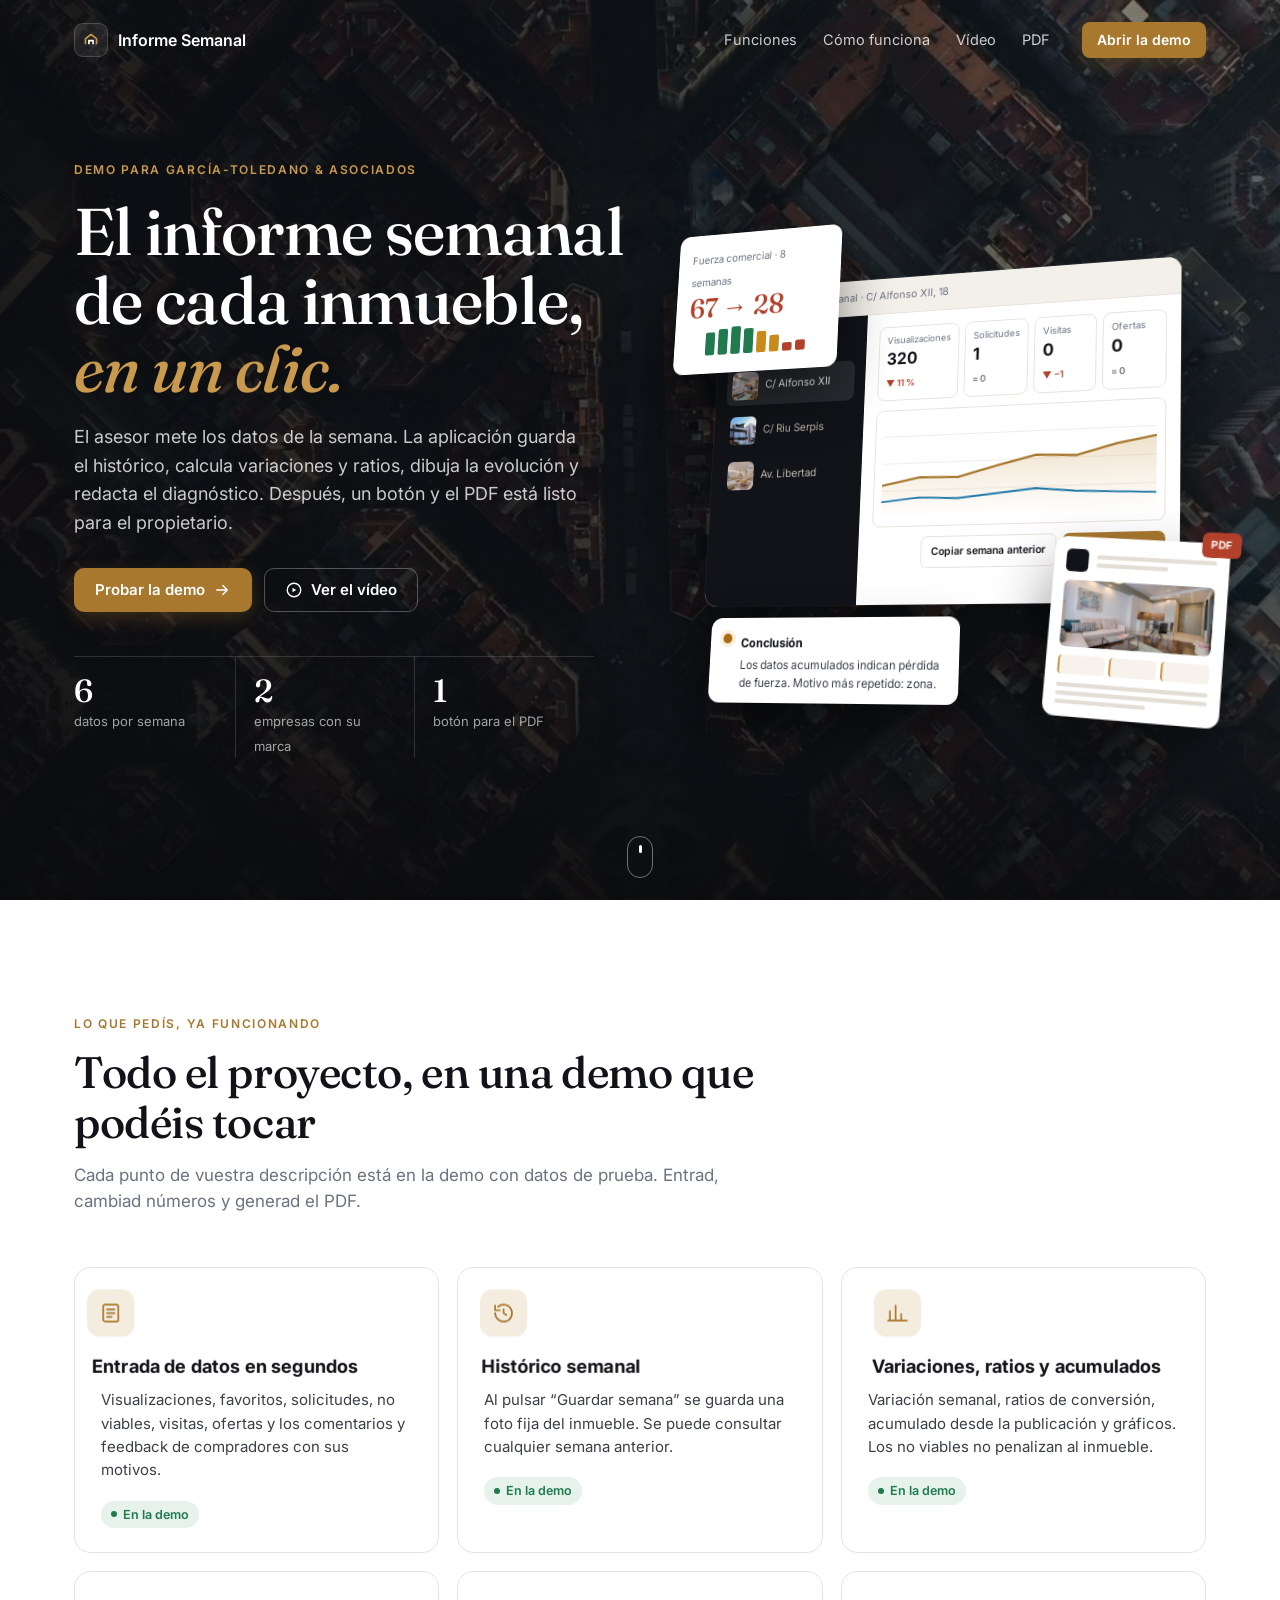
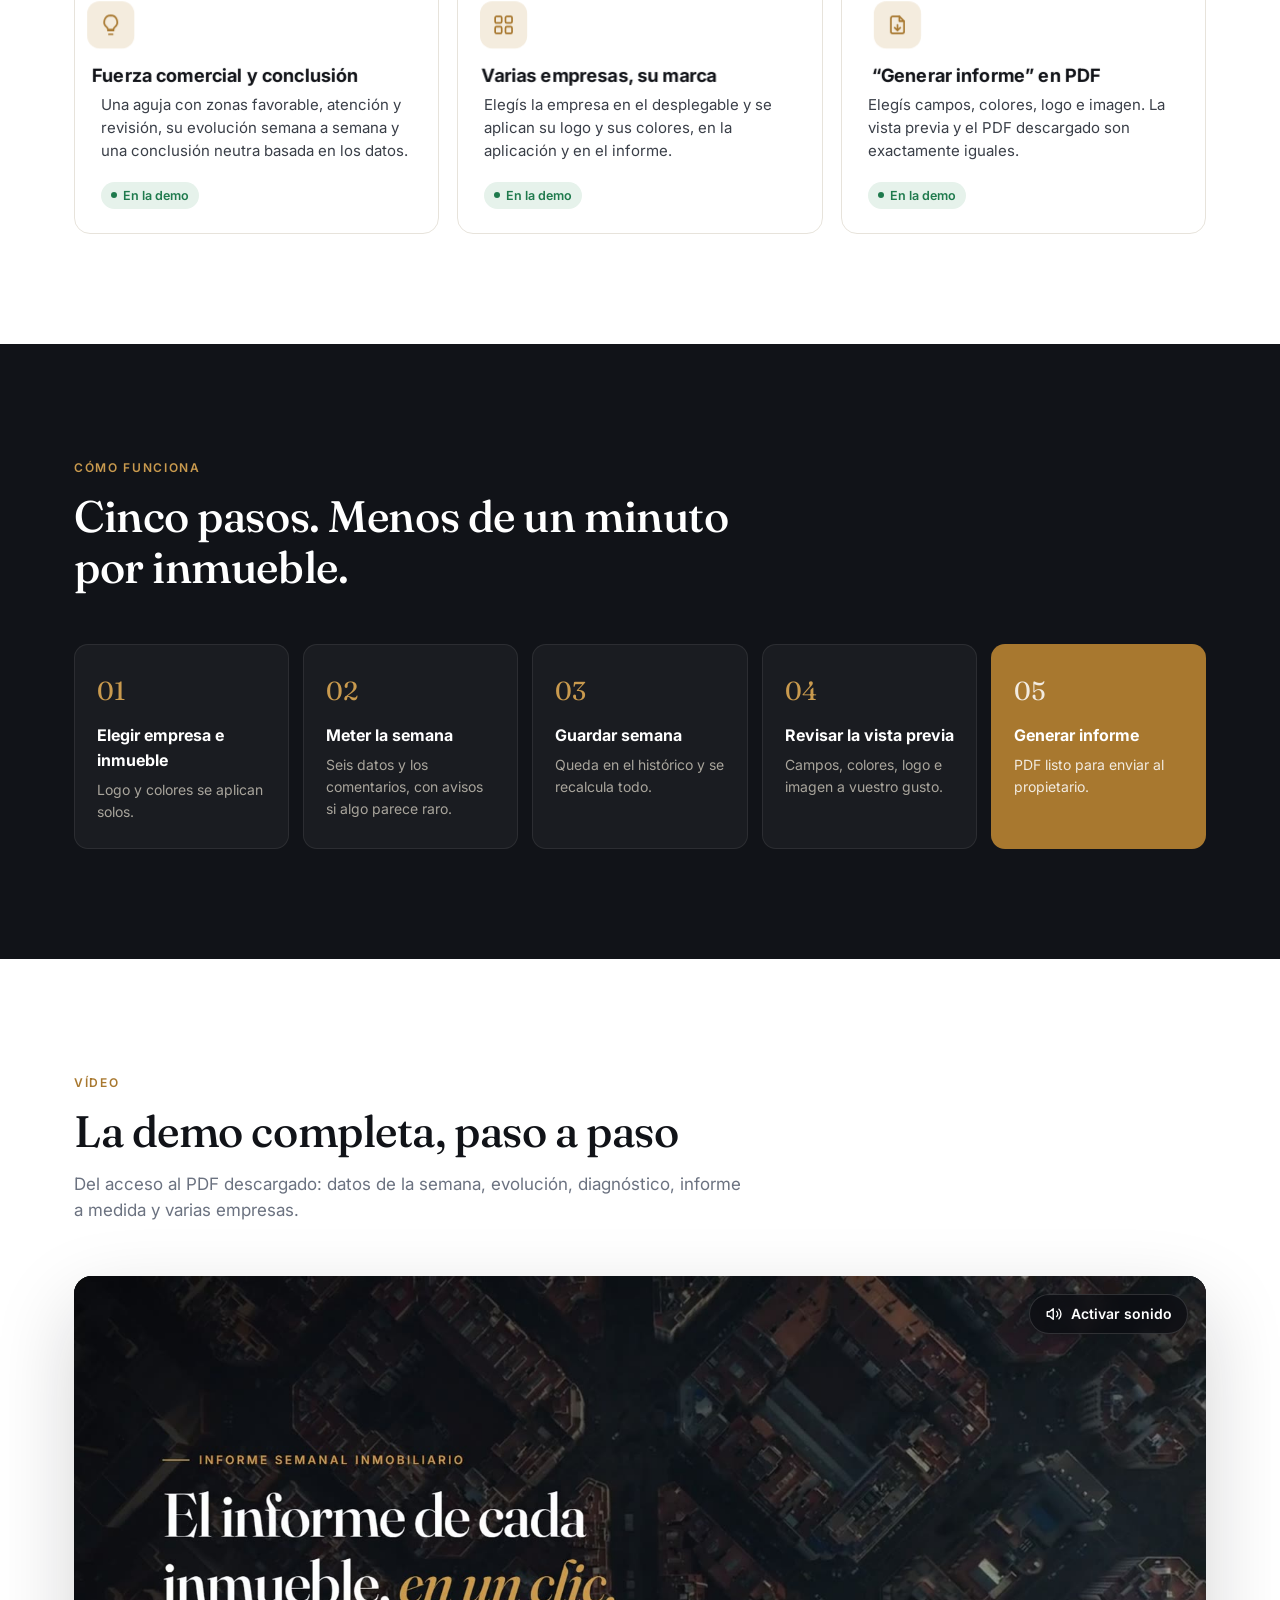
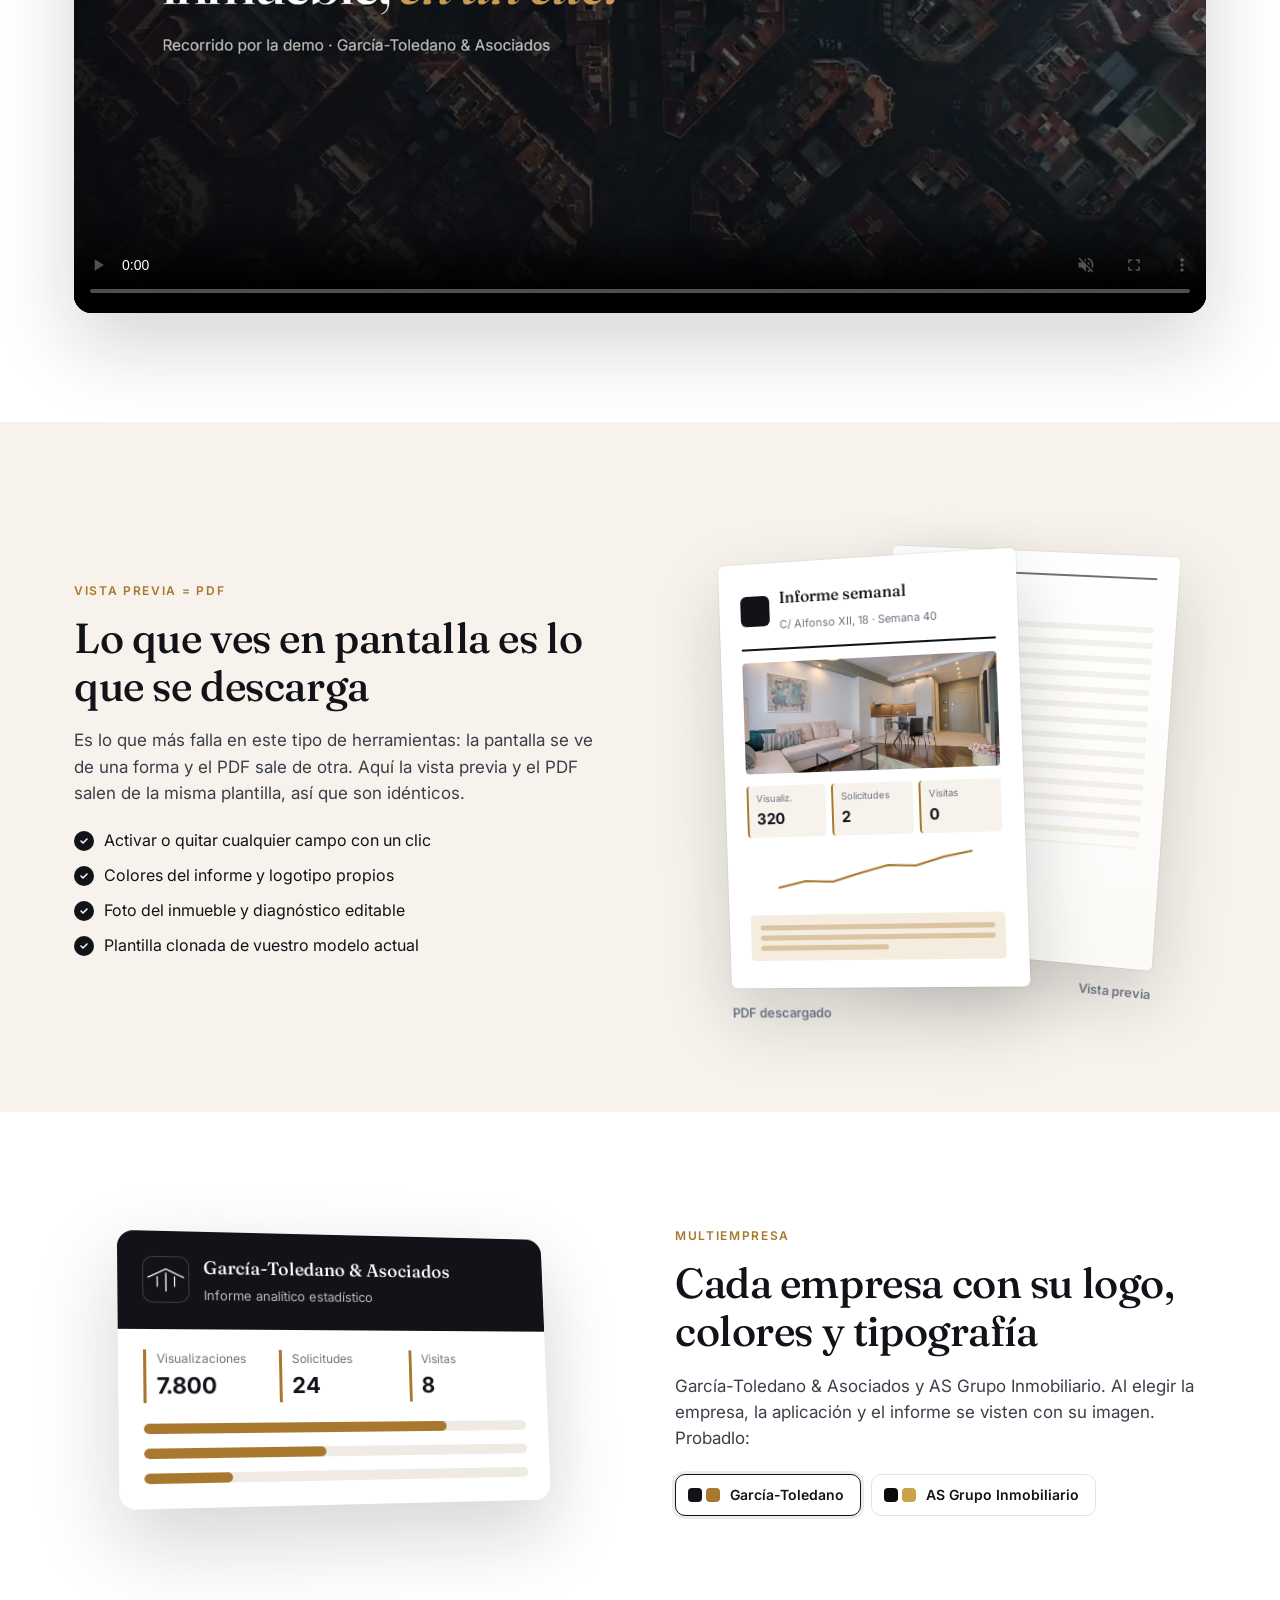
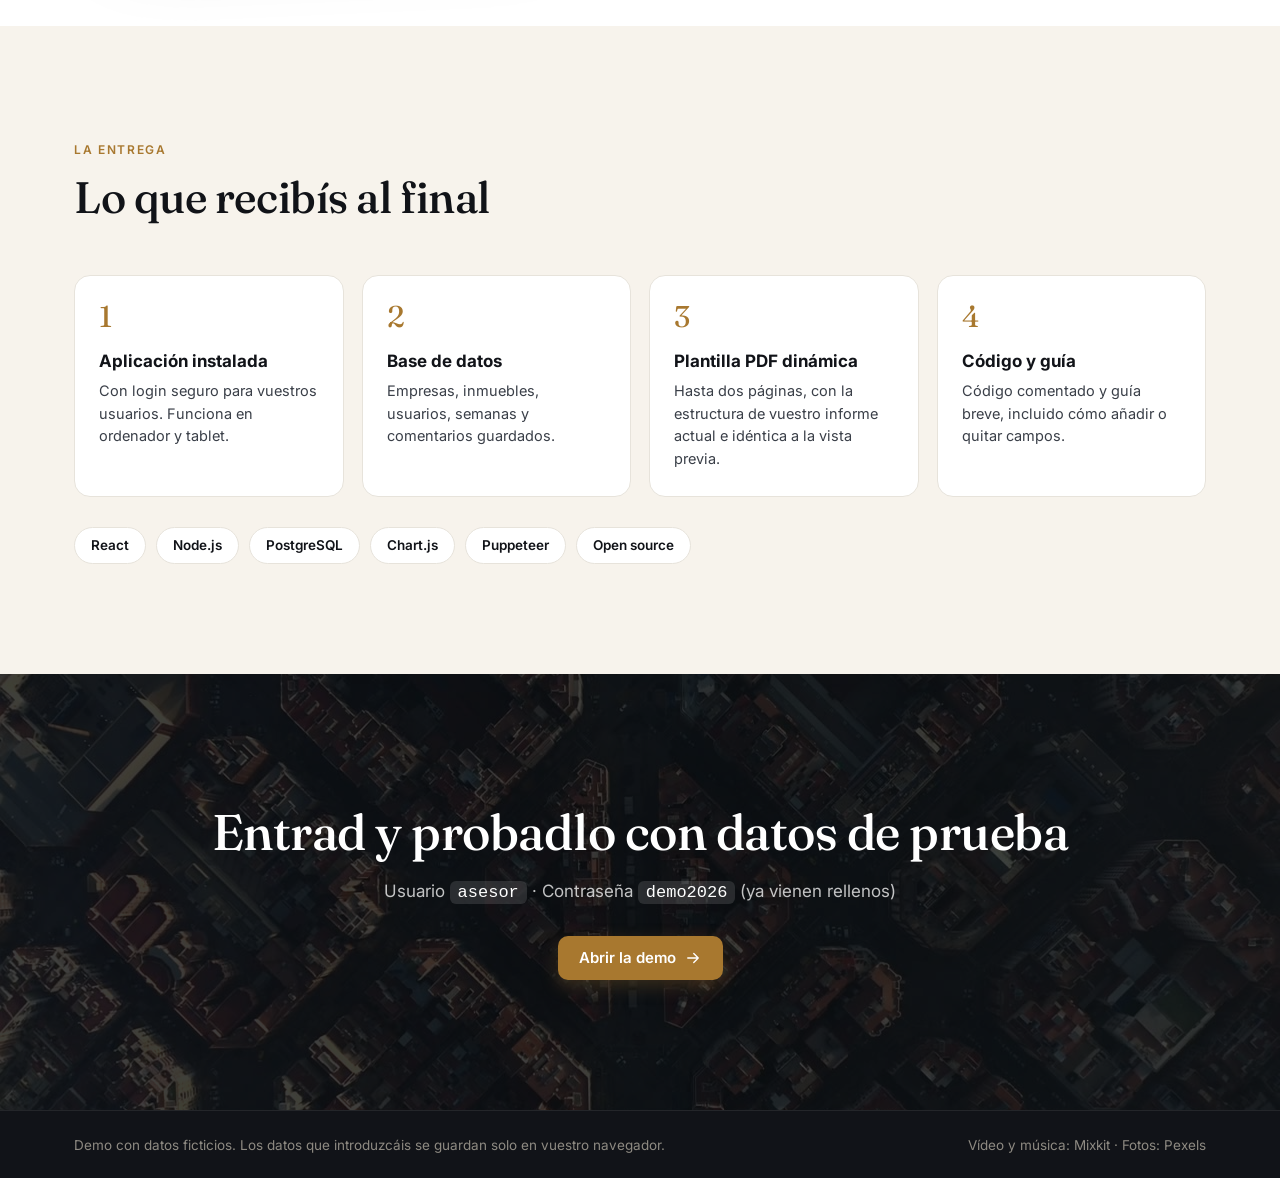
<file: index.html>
<!doctype html>
<html lang="es">
<head>
<meta charset="utf-8">
<meta name="viewport" content="width=device-width, initial-scale=1">
<meta name="robots" content="noindex, nofollow">
<title>Informe Semanal Inmobiliario · Demo</title>
<meta name="description" content="Demo: registra los indicadores semanales de cada inmueble, mira su evolución y genera el informe PDF para el propietario con un solo botón.">
<link rel="icon" href="data:image/svg+xml,%3Csvg xmlns='http://www.w3.org/2000/svg' viewBox='0 0 32 32'%3E%3Crect width='32' height='32' rx='8' fill='%23111318'/%3E%3Cpath d='M8 22V14l8-6 8 6v8' fill='none' stroke='%23C99A4E' stroke-width='2.4' stroke-linejoin='round'/%3E%3Cpath d='M13 22v-5h6v5' fill='none' stroke='%23fff' stroke-width='2.4'/%3E%3C/svg%3E">
<link rel="preconnect" href="https://fonts.googleapis.com">
<link rel="preconnect" href="https://fonts.gstatic.com" crossorigin>
<link rel="stylesheet" href="https://fonts.googleapis.com/css2?family=Fraunces:ital,opsz,wght@0,9..144,400;0,9..144,500;0,9..144,600;1,9..144,500&family=Cinzel:wght@500;600&family=Inter:wght@400;500;600;700&display=swap">
<link rel="stylesheet" href="assets/css/base.css">
<link rel="stylesheet" href="assets/css/landing.css">
</head>
<body>

<!-- ================= HERO ================= -->
<header class="hero">
  <video class="hero-video" autoplay muted loop playsinline preload="auto" poster="assets/media/hero.jpg">
    <source src="assets/media/hero.mp4" type="video/mp4">
  </video>
  <div class="hero-shade"></div>

  <nav class="nav">
    <a class="brand" href="#">
      <span class="brand-mark"><svg viewBox="0 0 32 32"><path d="M8 22V14l8-6 8 6v8" fill="none" stroke="#C99A4E" stroke-width="2.4" stroke-linejoin="round"/><path d="M13 22v-5h6v5" fill="none" stroke="#fff" stroke-width="2.4"/></svg></span>
      <span>Informe Semanal</span>
    </a>
    <div class="nav-links">
      <a href="#funciones">Funciones</a>
      <a href="#como">Cómo funciona</a>
      <a href="#video">Vídeo</a>
      <a href="#pdf">PDF</a>
    </div>
    <a class="btn btn-primary btn-sm" href="app.html">Abrir la demo</a>
  </nav>

  <div class="hero-inner">
    <div class="hero-copy">
      <span class="eyebrow light reveal">Demo para García-Toledano &amp; Asociados</span>
      <h1 class="serif reveal">El informe semanal de cada inmueble, <em>en un clic.</em></h1>
      <p class="reveal">El asesor mete los datos de la semana. La aplicación guarda el histórico, calcula variaciones y ratios, dibuja la evolución y redacta el diagnóstico. Después, un botón y el PDF está listo para el propietario.</p>
      <div class="hero-cta reveal">
        <a class="btn btn-primary" href="app.html">Probar la demo
          <svg class="ico" viewBox="0 0 24 24"><path d="M5 12h14M13 6l6 6-6 6"/></svg></a>
        <a class="btn btn-ghost" href="#video">
          <svg class="ico" viewBox="0 0 24 24"><circle cx="12" cy="12" r="9"/><path d="M10 9l5 3-5 3z" fill="currentColor" stroke="none"/></svg>
          Ver el vídeo</a>
      </div>
      <div class="hero-facts reveal">
        <div><b>6</b><span>datos por semana</span></div>
        <div><b>2</b><span>empresas con su marca</span></div>
        <div><b>1</b><span>botón para el PDF</span></div>
      </div>
    </div>

    <!-- 3D product stage -->
    <div class="stage" id="stage" aria-hidden="true">
      <div class="scene" id="scene">
        <div class="win layer">
          <div class="win-bar"><i></i><i></i><i></i><span>Informe semanal · C/ Alfonso XII, 18</span></div>
          <div class="win-body">
            <div class="win-side">
              <div class="ws-brand"><span></span>García-Toledano</div>
              <div class="ws-item on"><img src="assets/media/p2.jpg" alt="">C/ Alfonso XII</div>
              <div class="ws-item"><img src="assets/media/p1.jpg" alt="">C/ Riu Serpis</div>
              <div class="ws-item"><img src="assets/media/p5.jpg" alt="">Av. Libertad</div>
            </div>
            <div class="win-main">
              <div class="wm-kpis">
                <div><span>Visualizaciones</span><b>320</b><em class="down">▼ 11 %</em></div>
                <div><span>Solicitudes</span><b>1</b><em>= 0</em></div>
                <div><span>Visitas</span><b>0</b><em class="down">▼ −1</em></div>
                <div><span>Ofertas</span><b>0</b><em>= 0</em></div>
              </div>
              <div class="wm-chart">
                <svg viewBox="0 0 300 110" preserveAspectRatio="none">
                  <defs><linearGradient id="g1" x1="0" y1="0" x2="0" y2="1"><stop offset="0" stop-color="#C99A4E" stop-opacity=".28"/><stop offset="1" stop-color="#C99A4E" stop-opacity="0"/></linearGradient></defs>
                  <g stroke="#EFEBE4"><line x1="0" x2="300" y1="20" y2="20"/><line x1="0" x2="300" y1="50" y2="50"/><line x1="0" x2="300" y1="80" y2="80"/></g>
                  <path d="M0,74 L43,66 L86,67 L129,56 L172,46 L215,48 L258,37 L300,30 L300,110 L0,110Z" fill="url(#g1)"/>
                  <polyline points="0,74 43,66 86,67 129,56 172,46 215,48 258,37 300,30" fill="none" stroke="#A8782F" stroke-width="2.5" stroke-linejoin="round"/>
                  <polyline points="0,92 43,88 86,90 129,86 172,82 215,86 258,88 300,90" fill="none" stroke="#1F78A8" stroke-width="2" stroke-linejoin="round"/>
                </svg>
              </div>
              <div class="wm-btns"><span class="ghost">Copiar semana anterior</span><span>Generar informe</span></div>
            </div>
          </div>
        </div>

        <div class="float kpi layer">
          <span>Fuerza comercial · 8 semanas</span>
          <b class="kpi-bad">67 → 28</b>
          <svg viewBox="0 0 120 34"><g><rect x="2" y="9" width="11" height="25" rx="2" fill="#1F7A4D"/><rect x="17" y="6" width="11" height="28" rx="2" fill="#1F7A4D"/><rect x="32" y="4" width="11" height="30" rx="2" fill="#1F7A4D"/><rect x="47" y="7" width="11" height="27" rx="2" fill="#1F7A4D"/><rect x="62" y="11" width="11" height="23" rx="2" fill="#C98A1B"/><rect x="77" y="16" width="11" height="18" rx="2" fill="#C98A1B"/><rect x="92" y="25" width="11" height="9" rx="2" fill="#B3402A"/><rect x="107" y="23" width="11" height="11" rx="2" fill="#B3402A"/></g></svg>
        </div>

        <div class="float paper layer">
          <div class="pp-head"><span></span><div><i></i><i class="s"></i></div></div>
          <div class="pp-photo" style="background-image:url(assets/media/p2.jpg)"></div>
          <div class="pp-kpis"><b></b><b></b><b></b></div>
          <div class="pp-lines"><i></i><i></i><i class="s"></i></div>
          <div class="pp-tag">PDF</div>
        </div>

        <div class="float diag layer">
          <span class="dot warn"></span>
          <div><b>Conclusión</b><p>Los datos acumulados indican pérdida de fuerza. Motivo más repetido: zona.</p></div>
        </div>
      </div>
    </div>
  </div>

  <a class="scroll-hint" href="#funciones" aria-label="Bajar"><span></span></a>
</header>

<!-- ================= REQUIREMENTS ================= -->
<section class="section" id="funciones">
  <div class="wrap">
    <div class="sec-head reveal">
      <span class="eyebrow">Lo que pedís, ya funcionando</span>
      <h2 class="serif">Todo el proyecto, en una demo que podéis tocar</h2>
      <p>Cada punto de vuestra descripción está en la demo con datos de prueba. Entrad, cambiad números y generad el PDF.</p>
    </div>

    <div class="req-grid">
      <article class="req reveal tilt">
        <div class="req-ico"><svg class="ico" viewBox="0 0 24 24"><rect x="4" y="3" width="16" height="18" rx="2"/><path d="M8 8h8M8 12h8M8 16h5"/></svg></div>
        <h3>Entrada de datos en segundos</h3>
        <p>Visualizaciones, favoritos, solicitudes, no viables, visitas, ofertas y los comentarios y feedback de compradores con sus motivos.</p>
        <span class="ok">En la demo</span>
      </article>
      <article class="req reveal tilt">
        <div class="req-ico"><svg class="ico" viewBox="0 0 24 24"><path d="M3 12a9 9 0 1 0 3-6.7"/><path d="M3 4v5h5"/><path d="M12 8v4l3 2"/></svg></div>
        <h3>Histórico semanal</h3>
        <p>Al pulsar “Guardar semana” se guarda una foto fija del inmueble. Se puede consultar cualquier semana anterior.</p>
        <span class="ok">En la demo</span>
      </article>
      <article class="req reveal tilt">
        <div class="req-ico"><svg class="ico" viewBox="0 0 24 24"><path d="M4 20V10M10 20V4M16 20v-7M22 20H2"/></svg></div>
        <h3>Variaciones, ratios y acumulados</h3>
        <p>Variación semanal, ratios de conversión, acumulado desde la publicación y gráficos. Los no viables no penalizan al inmueble.</p>
        <span class="ok">En la demo</span>
      </article>
      <article class="req reveal tilt">
        <div class="req-ico"><svg class="ico" viewBox="0 0 24 24"><path d="M9 18h6M10 22h4"/><path d="M12 2a7 7 0 0 0-4 12.7c.6.5 1 1.3 1 2.3h6c0-1 .4-1.8 1-2.3A7 7 0 0 0 12 2z"/></svg></div>
        <h3>Fuerza comercial y conclusión</h3>
        <p>Una aguja con zonas favorable, atención y revisión, su evolución semana a semana y una conclusión neutra basada en los datos.</p>
        <span class="ok">En la demo</span>
      </article>
      <article class="req reveal tilt">
        <div class="req-ico"><svg class="ico" viewBox="0 0 24 24"><rect x="3" y="3" width="7" height="7" rx="1.5"/><rect x="14" y="3" width="7" height="7" rx="1.5"/><rect x="3" y="14" width="7" height="7" rx="1.5"/><rect x="14" y="14" width="7" height="7" rx="1.5"/></svg></div>
        <h3>Varias empresas, su marca</h3>
        <p>Elegís la empresa en el desplegable y se aplican su logo y sus colores, en la aplicación y en el informe.</p>
        <span class="ok">En la demo</span>
      </article>
      <article class="req reveal tilt">
        <div class="req-ico"><svg class="ico" viewBox="0 0 24 24"><path d="M14 3H7a2 2 0 0 0-2 2v14a2 2 0 0 0 2 2h10a2 2 0 0 0 2-2V8z"/><path d="M14 3v5h5M12 12v6M9 15l3 3 3-3"/></svg></div>
        <h3>“Generar informe” en PDF</h3>
        <p>Elegís campos, colores, logo e imagen. La vista previa y el PDF descargado son exactamente iguales.</p>
        <span class="ok">En la demo</span>
      </article>
    </div>
  </div>
</section>

<!-- ================= HOW IT WORKS ================= -->
<section class="section dark" id="como">
  <div class="wrap">
    <div class="sec-head reveal">
      <span class="eyebrow light">Cómo funciona</span>
      <h2 class="serif">Cinco pasos. Menos de un minuto por inmueble.</h2>
    </div>
    <ol class="steps">
      <li class="reveal"><span>01</span><b>Elegir empresa e inmueble</b><p>Logo y colores se aplican solos.</p></li>
      <li class="reveal"><span>02</span><b>Meter la semana</b><p>Seis datos y los comentarios, con avisos si algo parece raro.</p></li>
      <li class="reveal"><span>03</span><b>Guardar semana</b><p>Queda en el histórico y se recalcula todo.</p></li>
      <li class="reveal"><span>04</span><b>Revisar la vista previa</b><p>Campos, colores, logo e imagen a vuestro gusto.</p></li>
      <li class="reveal last"><span>05</span><b>Generar informe</b><p>PDF listo para enviar al propietario.</p></li>
    </ol>
  </div>
</section>

<!-- ================= VIDEO ================= -->
<section class="section" id="video">
  <div class="wrap">
    <div class="sec-head reveal">
      <span class="eyebrow">Vídeo</span>
      <h2 class="serif">La demo completa, paso a paso</h2>
      <p>Del acceso al PDF descargado: datos de la semana, evolución, diagnóstico, informe a medida y varias empresas.</p>
    </div>
    <div class="video-frame" id="videoFrame">
      <video id="walk" controls muted playsinline preload="metadata" poster="assets/media/walkthrough.jpg">
        <source src="assets/media/walkthrough.mp4" type="video/mp4">
      </video>
      <button class="sound" id="sound" type="button">
        <svg class="ico" viewBox="0 0 24 24"><path d="M11 5L6 9H3v6h3l5 4z"/><path d="M15.5 8.5a5 5 0 0 1 0 7M18.5 5.5a9 9 0 0 1 0 13"/></svg>
        Activar sonido
      </button>
    </div>
  </div>
</section>

<!-- ================= PREVIEW = PDF ================= -->
<section class="section warm" id="pdf">
  <div class="wrap split">
    <div class="split-copy reveal">
      <span class="eyebrow">Vista previa = PDF</span>
      <h2 class="serif">Lo que ves en pantalla es lo que se descarga</h2>
      <p>Es lo que más falla en este tipo de herramientas: la pantalla se ve de una forma y el PDF sale de otra. Aquí la vista previa y el PDF salen de la misma plantilla, así que son idénticos.</p>
      <ul class="checks">
        <li>Activar o quitar cualquier campo con un clic</li>
        <li>Colores del informe y logotipo propios</li>
        <li>Foto del inmueble y diagnóstico editable</li>
        <li>Plantilla clonada de vuestro modelo actual</li>
      </ul>
    </div>
    <div class="papers" id="papers" aria-hidden="true">
      <div class="sheet back">
        <div class="sh-label">Vista previa</div>
      </div>
      <div class="sheet front">
        <div class="sh-head"><span></span><div><b>Informe semanal</b><i>C/ Alfonso XII, 18 · Semana 40</i></div></div>
        <div class="sh-photo" style="background-image:url(assets/media/p2.jpg)"></div>
        <div class="sh-kpis"><div><span>Visualiz.</span><b>320</b></div><div><span>Solicitudes</span><b>2</b></div><div><span>Visitas</span><b>0</b></div></div>
        <svg viewBox="0 0 200 50" class="sh-chart"><polyline points="2,40 30,34 58,35 86,27 114,20 142,21 170,13 198,8" fill="none" stroke="#A8782F" stroke-width="2" stroke-linejoin="round"/></svg>
        <div class="sh-diag"><i></i><i></i><i class="s"></i></div>
        <div class="sh-label">PDF descargado</div>
      </div>
    </div>
  </div>
</section>

<!-- ================= MULTI-COMPANY ================= -->
<section class="section" id="empresas">
  <div class="wrap split rev">
    <div class="brand-demo reveal" aria-hidden="true">
      <div class="bd-card" id="bdCard">
        <div class="bd-head"><span class="bd-logo"><img id="bdLogo" src="assets/media/gt-mark.png" alt=""></span><div><b id="bdName">García-Toledano &amp; Asociados</b><i>Informe analítico estadístico</i></div></div>
        <div class="bd-kpis"><div><span>Visualizaciones</span><b>7.800</b></div><div><span>Solicitudes</span><b>24</b></div><div><span>Visitas</span><b>8</b></div></div>
        <div class="bd-bar"><i style="width:78%"></i></div>
        <div class="bd-bar"><i style="width:46%"></i></div>
        <div class="bd-bar"><i style="width:22%"></i></div>
      </div>
    </div>
    <div class="split-copy reveal">
      <span class="eyebrow">Multiempresa</span>
      <h2 class="serif">Cada empresa con su logo, colores y tipografía</h2>
      <p>García-Toledano &amp; Asociados y AS Grupo Inmobiliario. Al elegir la empresa, la aplicación y el informe se visten con su imagen. Probadlo:</p>
      <div class="swatches" id="swatches">
        <button class="sw on" data-name="García-Toledano &amp; Asociados" data-logo="assets/media/gt-mark.png" data-font="Fraunces" data-c1="#111318" data-c2="#A8782F"><i style="background:#111318"></i><i style="background:#A8782F"></i>García-Toledano</button>
        <button class="sw" data-name="AS Grupo Inmobiliario" data-logo="assets/media/as-mark.png" data-font="Cinzel" data-c1="#0B0B0C" data-c2="#C9A24A"><i style="background:#0B0B0C"></i><i style="background:#C9A24A"></i>AS Grupo Inmobiliario</button>
      </div>
    </div>
  </div>
</section>

<!-- ================= DELIVERY ================= -->
<section class="section warm">
  <div class="wrap">
    <div class="sec-head reveal">
      <span class="eyebrow">La entrega</span>
      <h2 class="serif">Lo que recibís al final</h2>
    </div>
    <div class="deliv">
      <div class="reveal"><span class="n">1</span><b>Aplicación instalada</b><p>Con login seguro para vuestros usuarios. Funciona en ordenador y tablet.</p></div>
      <div class="reveal"><span class="n">2</span><b>Base de datos</b><p>Empresas, inmuebles, usuarios, semanas y comentarios guardados.</p></div>
      <div class="reveal"><span class="n">3</span><b>Plantilla PDF dinámica</b><p>Hasta dos páginas, con la estructura de vuestro informe actual e idéntica a la vista previa.</p></div>
      <div class="reveal"><span class="n">4</span><b>Código y guía</b><p>Código comentado y guía breve, incluido cómo añadir o quitar campos.</p></div>
    </div>
    <div class="stack reveal">
      <span>React</span><span>Node.js</span><span>PostgreSQL</span><span>Chart.js</span><span>Puppeteer</span><span>Open source</span>
    </div>
  </div>
</section>

<!-- ================= CTA ================= -->
<section class="cta">
  <video class="hero-video" autoplay muted loop playsinline preload="none" poster="assets/media/hero.jpg">
    <source src="assets/media/hero.mp4" type="video/mp4">
  </video>
  <div class="cta-shade"></div>
  <div class="wrap cta-inner reveal">
    <h2 class="serif">Entrad y probadlo con datos de prueba</h2>
    <p>Usuario <code>asesor</code> · Contraseña <code>demo2026</code> (ya vienen rellenos)</p>
    <a class="btn btn-primary" href="app.html">Abrir la demo
      <svg class="ico" viewBox="0 0 24 24"><path d="M5 12h14M13 6l6 6-6 6"/></svg></a>
  </div>
</section>

<footer class="foot">
  <div class="wrap foot-inner">
    <span>Demo con datos ficticios. Los datos que introduzcáis se guardan solo en vuestro navegador.</span>
    <span>Vídeo y música: Mixkit · Fotos: Pexels</span>
  </div>
</footer>

<script src="assets/js/landing.js"></script>
</body>
</html>
</file>
<file: assets/css/base.css>
/* Shared tokens and primitives (landing + app) */
:root {
  --ink: #111318;
  --ink-2: #2B2F37;
  --text: #3A3F48;
  --muted: #6B7280;
  --line: #E7E3DB;
  --line-2: #EFEBE4;
  --paper: #FFFFFF;
  --bg: #F6F4EF;
  --warm: #F7F3EC;
  --brass: #A8782F;
  --brass-2: #C99A4E;
  --brass-soft: #F4ECDE;
  --blue: #1F78A8;
  --good: #1F7A4D;
  --good-soft: #E6F2EB;
  --warn: #A86A12;
  --warn-soft: #FBF0DC;
  --bad: #B3402A;
  --bad-soft: #F8E7E2;
  --radius: 12px;
  --shadow-sm: 0 1px 2px rgba(17,19,24,.06);
  --shadow: 0 10px 30px rgba(17,19,24,.08);
  --shadow-lg: 0 30px 80px rgba(17,19,24,.18);
  --serif: "Fraunces", Georgia, serif;
  --sans: "Inter", "Segoe UI", system-ui, -apple-system, sans-serif;
}

*, *::before, *::after { box-sizing: border-box; }
html { -webkit-text-size-adjust: 100%; }
body { margin: 0; font-family: var(--sans); color: var(--text); background: var(--bg); line-height: 1.55; -webkit-font-smoothing: antialiased; }
img { max-width: 100%; display: block; }
a { color: inherit; text-decoration: none; }
button, input, select, textarea { font: inherit; color: inherit; }
button { cursor: pointer; }
h1, h2, h3, h4 { color: var(--ink); margin: 0; line-height: 1.15; }

.serif { font-family: var(--serif); font-weight: 500; letter-spacing: -0.01em; }
.eyebrow { font-size: 12px; font-weight: 600; letter-spacing: .14em; text-transform: uppercase; color: var(--brass); }

.btn { display: inline-flex; align-items: center; justify-content: center; gap: 8px; height: 44px; padding: 0 20px; border-radius: 10px; border: 1px solid transparent; font-weight: 600; font-size: 15px; transition: transform .15s ease, background .15s ease, box-shadow .15s ease, border-color .15s ease; white-space: nowrap; }
.btn:active { transform: translateY(1px); }
.btn-primary { background: var(--brass); color: #fff; box-shadow: 0 6px 18px rgba(168,120,47,.28); }
.btn-primary:hover { background: #976a26; }
.btn-dark { background: var(--ink); color: #fff; }
.btn-dark:hover { background: #24272e; }
.btn-ghost { background: transparent; border-color: rgba(255,255,255,.28); color: #fff; }
.btn-ghost:hover { background: rgba(255,255,255,.08); }
.btn-line { background: #fff; border-color: var(--line); color: var(--ink); }
.btn-line:hover { border-color: #cfc9be; }
.btn-sm { height: 36px; padding: 0 14px; font-size: 14px; border-radius: 8px; }
.btn svg { width: 18px; height: 18px; flex: none; }

.ico { width: 20px; height: 20px; stroke: currentColor; fill: none; stroke-width: 1.8; stroke-linecap: round; stroke-linejoin: round; flex: none; }

@media (prefers-reduced-motion: reduce) {
  *, *::before, *::after { animation-duration: .01ms !important; transition-duration: .01ms !important; }
}
</file>
<file: assets/css/landing.css>
/* ================= Landing ================= */
body { background: #fff; }
.wrap { max-width: 1180px; margin: 0 auto; padding: 0 24px; }
.eyebrow.light { color: var(--brass-2); }

/* ---------- hero ---------- */
.hero { position: relative; min-height: 100vh; min-height: 100svh; color: #fff; overflow: hidden; display: flex; flex-direction: column; background: var(--ink); }
.hero-video { position: absolute; inset: 0; width: 100%; height: 100%; object-fit: cover; }
.hero-shade { position: absolute; inset: 0; background:
  linear-gradient(90deg, rgba(10,11,14,.92) 0%, rgba(10,11,14,.78) 42%, rgba(10,11,14,.45) 100%),
  linear-gradient(0deg, rgba(10,11,14,.85) 0%, rgba(10,11,14,0) 40%); }

.nav { position: relative; z-index: 3; display: flex; align-items: center; gap: 32px; max-width: 1180px; width: 100%; margin: 0 auto; padding: 22px 24px; }
.brand { display: flex; align-items: center; gap: 10px; font-weight: 600; font-size: 16px; color: #fff; }
.brand-mark { width: 34px; height: 34px; border-radius: 9px; background: rgba(255,255,255,.08); border: 1px solid rgba(255,255,255,.16); display: grid; place-items: center; }
.brand-mark svg { width: 22px; height: 22px; }
.nav-links { display: flex; gap: 26px; margin-left: auto; font-size: 14.5px; color: rgba(255,255,255,.78); }
.nav-links a:hover { color: #fff; }

.hero-inner { position: relative; z-index: 2; flex: 1; display: grid; grid-template-columns: 1.02fr 1fr; align-items: center; gap: 40px; max-width: 1180px; width: 100%; margin: 0 auto; padding: 24px 24px 90px; }
.hero-copy h1 { font-size: clamp(40px, 5.2vw, 66px); line-height: 1.04; color: #fff; margin: 16px 0 20px; }
.hero-copy h1 em { color: var(--brass-2); font-style: italic; }
.hero-copy > p { font-size: 18px; line-height: 1.6; color: rgba(255,255,255,.78); max-width: 520px; margin: 0 0 30px; }
.hero-cta { display: flex; gap: 12px; flex-wrap: wrap; }
.hero-facts { display: flex; gap: 0; margin-top: 44px; border-top: 1px solid rgba(255,255,255,.14); max-width: 520px; }
.hero-facts div { flex: 1; padding: 16px 16px 0 0; }
.hero-facts div + div { padding-left: 18px; border-left: 1px solid rgba(255,255,255,.14); }
.hero-facts b { display: block; font-family: var(--serif); font-weight: 500; font-size: 32px; color: #fff; line-height: 1.1; }
.hero-facts span { font-size: 13px; color: rgba(255,255,255,.62); }

.scroll-hint { position: absolute; z-index: 3; left: 50%; bottom: 22px; transform: translateX(-50%); width: 26px; height: 42px; border: 1.5px solid rgba(255,255,255,.4); border-radius: 14px; }
.scroll-hint span { position: absolute; left: 50%; top: 8px; width: 3px; height: 8px; margin-left: -1.5px; border-radius: 2px; background: #fff; animation: hint 1.8s ease-in-out infinite; }
@keyframes hint { 0% { transform: translateY(0); opacity: 1; } 70% { transform: translateY(12px); opacity: 0; } 100% { opacity: 0; } }

/* ---------- 3D stage ---------- */
.stage { perspective: 1800px; height: 520px; position: relative; }
.scene { position: absolute; inset: 0; transform-style: preserve-3d; transform: rotateX(12deg) rotateY(-20deg) rotateZ(2deg); transition: transform .5s cubic-bezier(.2,.7,.2,1); animation: sceneIn 1.4s cubic-bezier(.2,.7,.2,1) both .2s; }
@keyframes sceneIn { from { opacity: 0; transform: rotateX(30deg) rotateY(-36deg) translateZ(-200px); } }
.layer { position: absolute; transform-style: preserve-3d; }

.win { left: 4%; top: 70px; width: 92%; border-radius: 14px; overflow: hidden; background: #fff; box-shadow: 0 50px 100px rgba(0,0,0,.55), 0 0 0 1px rgba(255,255,255,.08); transform: translateZ(0); color: var(--text); }
.win-bar { display: flex; align-items: center; gap: 6px; padding: 10px 14px; background: #F3F0EA; border-bottom: 1px solid var(--line); }
.win-bar i { width: 9px; height: 9px; border-radius: 50%; background: #D7D1C6; }
.win-bar span { margin-left: 10px; font-size: 11px; color: var(--muted); }
.win-body { display: grid; grid-template-columns: 34% 1fr; min-height: 300px; }
.win-side { background: var(--ink); padding: 14px 12px; display: grid; align-content: start; gap: 6px; }
.ws-brand { display: flex; align-items: center; gap: 8px; color: #fff; font-size: 12px; font-weight: 600; margin-bottom: 8px; }
.ws-brand span { width: 16px; height: 16px; border-radius: 4px; border: 2px solid var(--brass-2); }
.ws-item { display: flex; align-items: center; gap: 8px; padding: 6px; border-radius: 8px; color: #bdb8ae; font-size: 11.5px; }
.ws-item img { width: 30px; height: 30px; border-radius: 6px; object-fit: cover; }
.ws-item.on { background: rgba(255,255,255,.1); color: #fff; }
.win-main { padding: 14px; display: grid; gap: 10px; align-content: start; }
.wm-kpis { display: grid; grid-template-columns: repeat(4, 1fr); gap: 6px; }
.wm-kpis div { border: 1px solid var(--line); border-radius: 8px; padding: 7px 8px; }
.wm-kpis span { display: block; font-size: 9.5px; color: var(--muted); }
.wm-kpis b { display: block; font-size: 17px; color: var(--ink); line-height: 1.3; }
.wm-kpis em { font-style: normal; font-size: 9.5px; font-weight: 600; color: var(--muted); }
.wm-kpis em.up { color: var(--good); } .wm-kpis em.down { color: var(--bad); }
.wm-chart { border: 1px solid var(--line); border-radius: 8px; padding: 8px; height: 120px; }
.wm-chart svg { width: 100%; height: 100%; }
.wm-btns { display: flex; justify-content: flex-end; gap: 6px; }
.wm-btns span { font-size: 10.5px; font-weight: 600; padding: 7px 10px; border-radius: 7px; background: var(--brass); color: #fff; }
.wm-btns span.ghost { background: #fff; color: var(--ink); border: 1px solid var(--line); }

.float { border-radius: 12px; background: #fff; box-shadow: 0 30px 60px rgba(0,0,0,.45); color: var(--text); }
.kpi { left: -6%; top: 6px; width: 190px; padding: 14px 16px; transform: translateZ(120px); animation: bob 6s ease-in-out infinite; }
.kpi span { font-size: 11.5px; color: var(--muted); }
.kpi b { display: block; font-family: var(--serif); font-weight: 500; font-size: 30px; color: var(--good); line-height: 1.2; }
.kpi svg { width: 100%; height: 30px; }
.paper { right: -4%; bottom: 0; width: 170px; padding: 12px; transform: translateZ(170px) rotateZ(4deg); animation: bob 7s ease-in-out infinite -2s; }
.pp-head { display: flex; gap: 8px; align-items: center; margin-bottom: 8px; }
.pp-head span { width: 22px; height: 22px; border-radius: 5px; background: var(--ink); }
.pp-head div { flex: 1; display: grid; gap: 4px; }
.pp-head i, .pp-lines i { display: block; height: 4px; border-radius: 2px; background: #E3DED5; }
.pp-head i.s, .pp-lines i.s { width: 60%; }
.pp-photo { height: 64px; border-radius: 6px; background-size: cover; background-position: center; margin-bottom: 8px; }
.pp-kpis { display: grid; grid-template-columns: repeat(3, 1fr); gap: 4px; margin-bottom: 8px; }
.pp-kpis b { height: 18px; border-radius: 4px; background: var(--warm); border-left: 2px solid var(--brass-2); }
.pp-lines { display: grid; gap: 4px; }
.pp-tag { position: absolute; top: -10px; right: -10px; background: var(--bad); color: #fff; font-size: 10px; font-weight: 700; padding: 4px 8px; border-radius: 6px; letter-spacing: .06em; }
.diag { left: 6%; bottom: 14px; width: 270px; padding: 12px 14px; display: flex; gap: 10px; transform: translateZ(90px); animation: bob 8s ease-in-out infinite -4s; }
.diag b { font-size: 12.5px; color: var(--ink); }
.diag p { margin: 2px 0 0; font-size: 12px; line-height: 1.45; }
.dot { width: 10px; height: 10px; border-radius: 50%; margin-top: 4px; flex: none; }
.dot.warn { background: var(--warn); box-shadow: 0 0 0 4px var(--warn-soft); }
@keyframes bob { 0%,100% { margin-top: 0; } 50% { margin-top: -10px; } }

/* ---------- sections ---------- */
.section { padding: 110px 0; }
.section.dark { background: var(--ink); color: #C9C5BC; }
.section.warm { background: var(--warm); }
.sec-head { max-width: 680px; margin-bottom: 52px; }
.sec-head h2 { font-size: clamp(30px, 3.6vw, 44px); margin: 12px 0 14px; }
.sec-head p { font-size: 17px; color: var(--muted); margin: 0; }
.dark h2 { color: #fff; }

.req-grid { display: grid; grid-template-columns: repeat(3, 1fr); gap: 18px; perspective: 1200px; }
.req { position: relative; background: #fff; border: 1px solid var(--line); border-radius: 16px; padding: 28px 26px 24px; transition: transform .25s ease, box-shadow .25s ease, border-color .25s ease; transform-style: preserve-3d; }
.req:hover { box-shadow: var(--shadow-lg); border-color: transparent; }
.req-ico { width: 46px; height: 46px; border-radius: 12px; background: var(--brass-soft); color: var(--brass); display: grid; place-items: center; margin-bottom: 18px; transform: translateZ(30px); }
.req-ico .ico { width: 22px; height: 22px; }
.req h3 { font-size: 18px; margin-bottom: 8px; transform: translateZ(20px); }
.req p { margin: 0 0 18px; font-size: 15px; color: var(--text); }
.ok { display: inline-flex; align-items: center; gap: 6px; font-size: 12.5px; font-weight: 600; color: var(--good); background: var(--good-soft); padding: 4px 10px; border-radius: 999px; }
.ok::before { content: ""; width: 6px; height: 6px; border-radius: 50%; background: var(--good); }

.steps { list-style: none; margin: 0; padding: 0; display: grid; grid-template-columns: repeat(5, 1fr); gap: 14px; counter-reset: s; }
.steps li { position: relative; padding: 26px 22px; border-radius: 14px; background: rgba(255,255,255,.04); border: 1px solid rgba(255,255,255,.08); }
.steps li.last { background: var(--brass); border-color: transparent; }
.steps li.last span, .steps li.last p { color: rgba(255,255,255,.85); }
.steps span { font-family: var(--serif); font-size: 26px; color: var(--brass-2); }
.steps b { display: block; color: #fff; font-size: 16px; margin: 12px 0 6px; }
.steps p { margin: 0; font-size: 14px; color: #A9A59C; }

/* video */
.video-frame { position: relative; border-radius: 18px; overflow: hidden; background: var(--ink); box-shadow: var(--shadow-lg); transform: perspective(1600px) rotateX(8deg) scale(.96); transition: transform .9s cubic-bezier(.2,.7,.2,1); }
.video-frame.in { transform: perspective(1600px) rotateX(0) scale(1); }
.vf-bar { display: flex; align-items: center; gap: 6px; padding: 12px 16px; background: #1C1F25; }
.vf-bar i { width: 10px; height: 10px; border-radius: 50%; background: #3A3E46; }
.vf-bar span { margin-left: 10px; font-size: 13px; color: #8E8A82; }
.video-frame video { display: block; width: 100%; aspect-ratio: 16 / 9; background: #0C0E12; }
.sound { position: absolute; top: 18px; right: 18px; display: inline-flex; align-items: center; gap: 8px; height: 40px; padding: 0 16px; border: 0; border-radius: 999px; background: rgba(12,14,18,.78); color: #fff; font-size: 14px; font-weight: 600; box-shadow: inset 0 0 0 1px rgba(255,255,255,.14); backdrop-filter: blur(6px); transition: opacity .3s ease, background .2s ease; }
.sound:hover { background: rgba(12,14,18,.92); }
.sound .ico { width: 18px; height: 18px; }
.sound.off { opacity: 0; pointer-events: none; }

/* split */
.split { display: grid; grid-template-columns: 1fr 1fr; gap: 70px; align-items: center; }
.split.rev .split-copy { order: 2; }
.split-copy h2 { font-size: clamp(30px, 3.4vw, 42px); margin: 12px 0 16px; }
.split-copy p { font-size: 17px; color: var(--text); }
.checks { list-style: none; padding: 0; margin: 22px 0 0; display: grid; gap: 10px; }
.checks li { position: relative; padding-left: 30px; font-size: 16px; color: var(--ink); }
.checks li::before { content: ""; position: absolute; left: 0; top: 3px; width: 20px; height: 20px; border-radius: 50%; background: var(--ink) url("data:image/svg+xml,%3Csvg xmlns='http://www.w3.org/2000/svg' viewBox='0 0 24 24' fill='none' stroke='white' stroke-width='3' stroke-linecap='round' stroke-linejoin='round'%3E%3Cpath d='M6 12l4 4 8-8'/%3E%3C/svg%3E") center / 12px no-repeat; }

.papers { position: relative; height: 470px; perspective: 1600px; }
.sheet { position: absolute; width: 300px; height: 420px; border-radius: 6px; background: #fff; box-shadow: 0 30px 70px rgba(17,19,24,.18), 0 0 0 1px rgba(17,19,24,.05); padding: 22px; transition: transform .8s cubic-bezier(.2,.7,.2,1); }
.sheet.back { left: 50%; top: 10px; margin-left: -110px; transform: rotateY(-24deg) rotateZ(6deg) translateZ(-80px); background: linear-gradient(#fff, #fbfaf7); }
.sheet.front { left: 50%; top: 30px; margin-left: -210px; transform: rotateY(-24deg) rotateZ(-3deg) translateZ(40px); }
.papers.in .sheet.back { transform: rotateY(-12deg) rotateZ(4deg) translateZ(-60px) translateX(30px); }
.papers.in .sheet.front { transform: rotateY(-12deg) rotateZ(-2deg) translateZ(40px); }
.sh-label { position: absolute; bottom: -34px; left: 0; font-size: 13px; font-weight: 600; color: var(--muted); }
.sheet.back .sh-label { left: auto; right: 0; }
.sh-head { display: flex; gap: 10px; align-items: center; padding-bottom: 12px; border-bottom: 2px solid var(--ink); margin-bottom: 12px; }
.sh-head span { width: 30px; height: 30px; border-radius: 6px; background: var(--ink); }
.sh-head b { display: block; font-family: var(--serif); font-weight: 500; font-size: 16px; color: var(--ink); }
.sh-head i { font-style: normal; font-size: 11px; color: var(--muted); }
.sh-photo { height: 110px; border-radius: 4px; background-size: cover; background-position: center; margin-bottom: 12px; }
.sh-kpis { display: grid; grid-template-columns: repeat(3, 1fr); gap: 6px; margin-bottom: 10px; }
.sh-kpis div { background: var(--warm); border-radius: 4px; padding: 6px 8px; border-left: 2px solid var(--brass); }
.sh-kpis span { display: block; font-size: 9.5px; color: var(--muted); }
.sh-kpis b { font-size: 15px; color: var(--ink); }
.sh-chart { width: 100%; height: 50px; margin-bottom: 10px; }
.sh-diag { display: grid; gap: 5px; padding: 10px; background: var(--brass-soft); border-radius: 4px; }
.sh-diag i { display: block; height: 5px; border-radius: 3px; background: rgba(168,120,47,.35); }
.sh-diag i.s { width: 55%; }
.sheet.back::before { content: ""; position: absolute; inset: 22px; background:
  linear-gradient(var(--ink), var(--ink)) 0 0 / 100% 2px no-repeat,
  repeating-linear-gradient(#EEE9E1 0 6px, transparent 6px 16px) 0 50px / 100% 60% no-repeat; opacity: .6; }

/* multi-company */
.brand-demo { display: grid; place-items: center; perspective: 1400px; }
.bd-card { width: 100%; max-width: 440px; background: #fff; border-radius: 16px; box-shadow: var(--shadow-lg); overflow: hidden; transform: rotateY(14deg) rotateX(6deg); transition: transform .6s ease; --c1: #111318; --c2: #A8782F; }
.bd-card:hover { transform: rotateY(4deg) rotateX(2deg); }
.bd-head { display: flex; gap: 14px; align-items: center; padding: 22px 24px; background: var(--c1); color: #fff; transition: background .5s ease; }
.bd-logo { width: 46px; height: 46px; border-radius: 10px; display: grid; place-items: center; font-family: var(--serif); font-size: 18px; background: var(--c2); color: #fff; transition: background .5s ease; }
.bd-head b { display: block; font-size: 16px; }
.bd-head i { font-style: normal; font-size: 13px; opacity: .7; }
.bd-kpis { display: grid; grid-template-columns: repeat(3, 1fr); gap: 10px; padding: 20px 24px 6px; }
.bd-kpis div { border-left: 3px solid var(--c2); padding-left: 10px; transition: border-color .5s ease; }
.bd-kpis span { display: block; font-size: 12px; color: var(--muted); }
.bd-kpis b { font-size: 22px; color: var(--ink); }
.bd-bar { margin: 14px 24px 0; height: 10px; border-radius: 5px; background: var(--line-2); overflow: hidden; }
.bd-bar:last-child { margin-bottom: 24px; }
.bd-bar i { display: block; height: 100%; border-radius: 5px; background: var(--c2); transition: background .5s ease; }
.swatches { display: flex; flex-wrap: wrap; gap: 10px; margin-top: 22px; }
.sw { display: inline-flex; align-items: center; gap: 4px; height: 42px; padding: 0 16px 0 12px; border-radius: 10px; border: 1px solid var(--line); background: #fff; font-weight: 600; font-size: 14px; color: var(--ink); transition: border-color .2s, box-shadow .2s; }
.sw i { width: 14px; height: 14px; border-radius: 4px; }
.sw i + i { margin-right: 6px; }
.sw.on { border-color: var(--ink); box-shadow: 0 0 0 3px rgba(17,19,24,.08); }

/* delivery */
.deliv { display: grid; grid-template-columns: repeat(4, 1fr); gap: 18px; }
.deliv div { background: #fff; border-radius: 16px; padding: 26px 24px; border: 1px solid var(--line); }
.deliv .n { font-family: var(--serif); font-size: 30px; color: var(--brass); line-height: 1; }
.deliv b { display: block; color: var(--ink); font-size: 17px; margin: 14px 0 6px; }
.deliv p { margin: 0; font-size: 14.5px; }
.stack { display: flex; flex-wrap: wrap; gap: 10px; margin-top: 30px; }
.stack span { font-size: 13.5px; font-weight: 600; color: var(--ink); background: #fff; border: 1px solid var(--line); border-radius: 999px; padding: 7px 16px; }

/* cta */
.cta { position: relative; overflow: hidden; padding: 130px 0; color: #fff; text-align: center; background: var(--ink); }
.cta-shade { position: absolute; inset: 0; background: rgba(10,11,14,.78); }
.cta-inner { position: relative; z-index: 2; }
.cta h2 { color: #fff; font-size: clamp(32px, 4vw, 50px); margin-bottom: 16px; }
.cta p { color: rgba(255,255,255,.75); font-size: 17px; margin: 0 0 30px; }
.cta code { font-family: ui-monospace, Consolas, monospace; background: rgba(255,255,255,.12); padding: 2px 8px; border-radius: 6px; color: #fff; }

.foot { background: var(--ink); color: #8E8A82; font-size: 13.5px; border-top: 1px solid rgba(255,255,255,.08); }
.foot-inner { display: flex; justify-content: space-between; gap: 20px; padding-top: 24px; padding-bottom: 24px; flex-wrap: wrap; }

/* reveal */
.reveal { opacity: 0; transform: translateY(24px); transition: opacity .8s ease, transform .8s cubic-bezier(.2,.7,.2,1); }
.reveal.in { opacity: 1; transform: none; }
.req.reveal.in { transform: none; }

/* ---------- responsive ---------- */
@media (max-width: 1080px) {
  .hero-inner { grid-template-columns: 1fr; padding-bottom: 110px; }
  .stage { height: 460px; max-width: 640px; width: 100%; margin: 0 auto; }
  .req-grid { grid-template-columns: repeat(2, 1fr); }
  .steps { grid-template-columns: repeat(2, 1fr); }
  .steps li.last { grid-column: span 2; }
  .split { grid-template-columns: 1fr; gap: 50px; }
  .split.rev .split-copy { order: 0; }
  .deliv { grid-template-columns: repeat(2, 1fr); }
}
@media (max-width: 680px) {
  .nav-links { display: none; }
  .nav { gap: 12px; }
  .nav .btn { margin-left: auto; }
  .section { padding: 76px 0; }
  .hero-copy > p { font-size: 16px; }
  .hero-facts b { font-size: 26px; }
  .stage { height: 380px; }
  .kpi { left: 0; width: 150px; }
  .diag { width: 220px; left: 0; }
  .paper { width: 120px; right: 0; }
  .wm-kpis { grid-template-columns: repeat(2, 1fr); }
  .win-body { grid-template-columns: 1fr; }
  .win-side { display: none; }
  .req-grid, .steps, .deliv { grid-template-columns: 1fr; }
  .steps li.last { grid-column: auto; }
  .papers { height: 420px; transform: scale(.82); transform-origin: top center; }
  .sheet { width: 250px; height: 370px; }
}

/* v2: logos reales y fuerza comercial */
.bd-logo { overflow: hidden; background: var(--c1) !important; box-shadow: inset 0 0 0 1px rgba(255,255,255,.18); }
.bd-logo img { width: 80%; height: 80%; object-fit: contain; }
#bdName { font-family: "Fraunces", Georgia, serif; font-weight: 500; font-size: 18px; }
.kpi b.kpi-bad { color: var(--bad); }
.kpi svg { height: 34px; }
</file>
